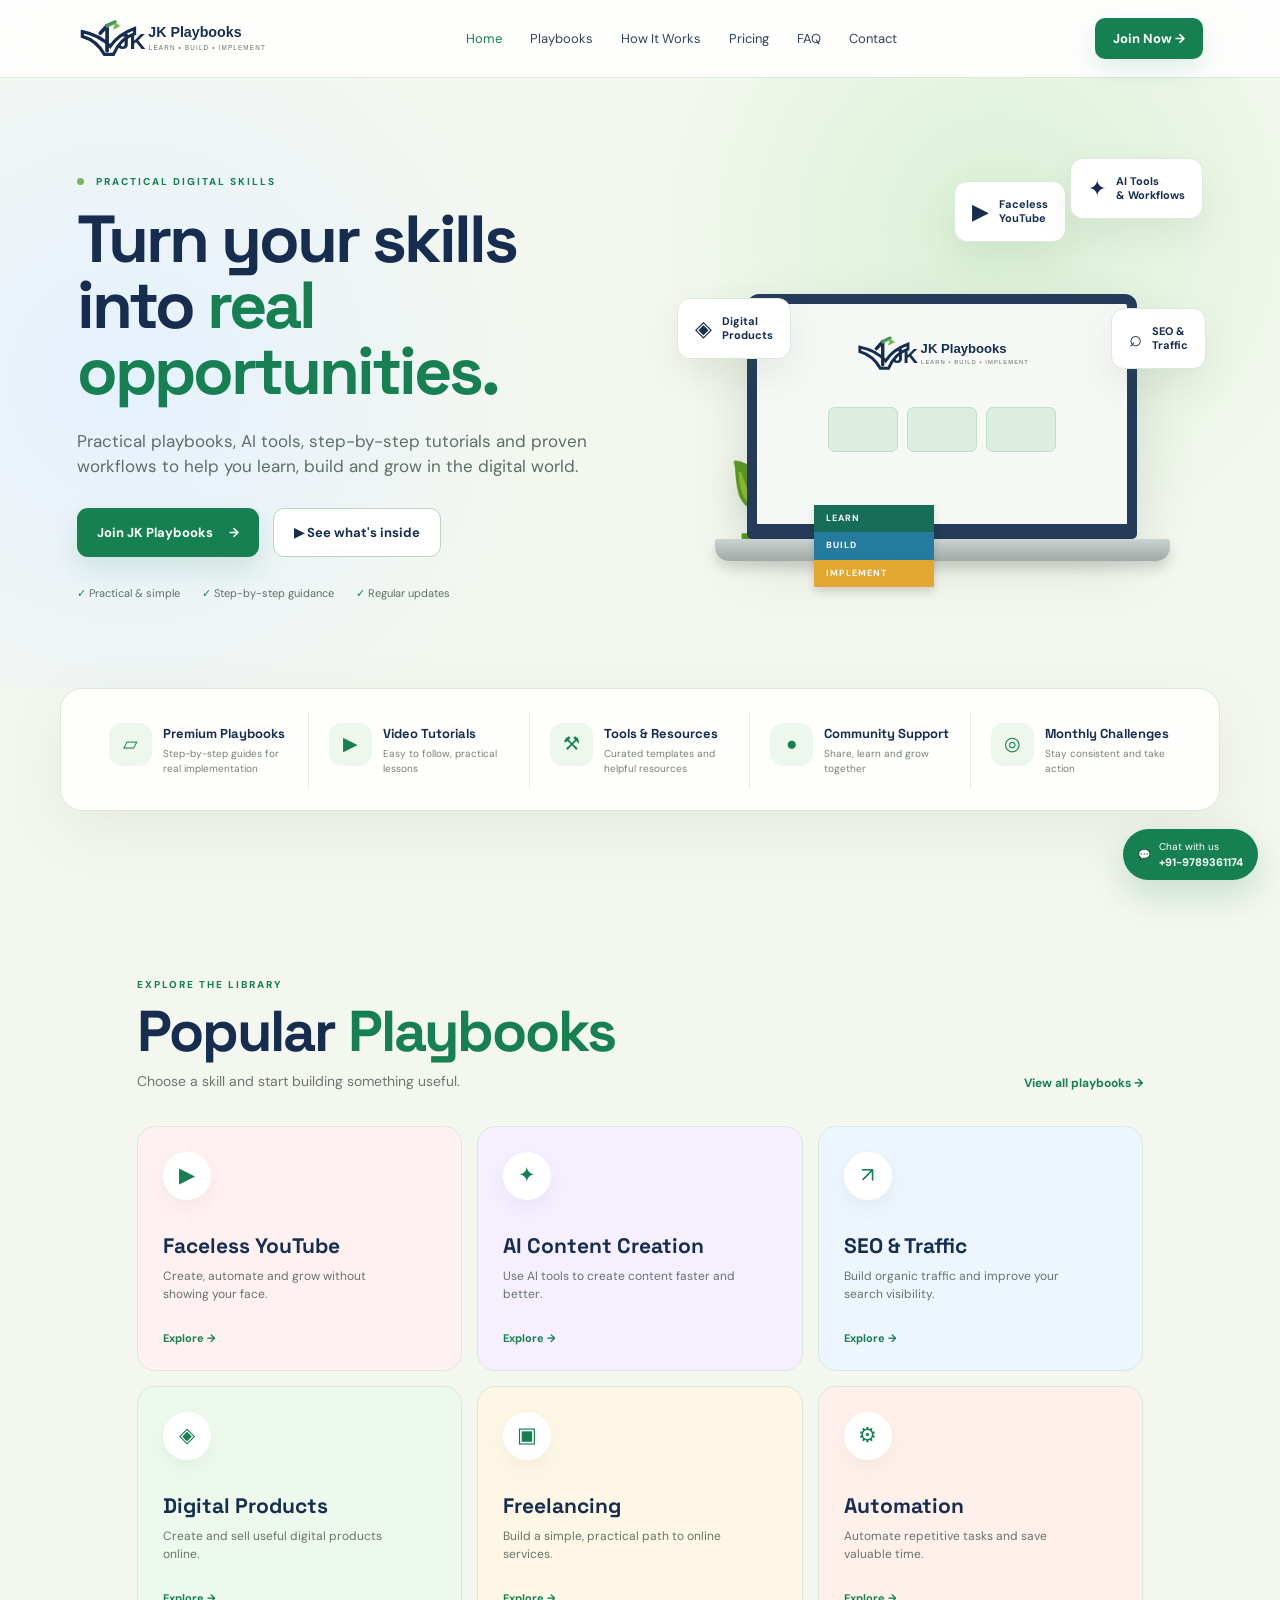
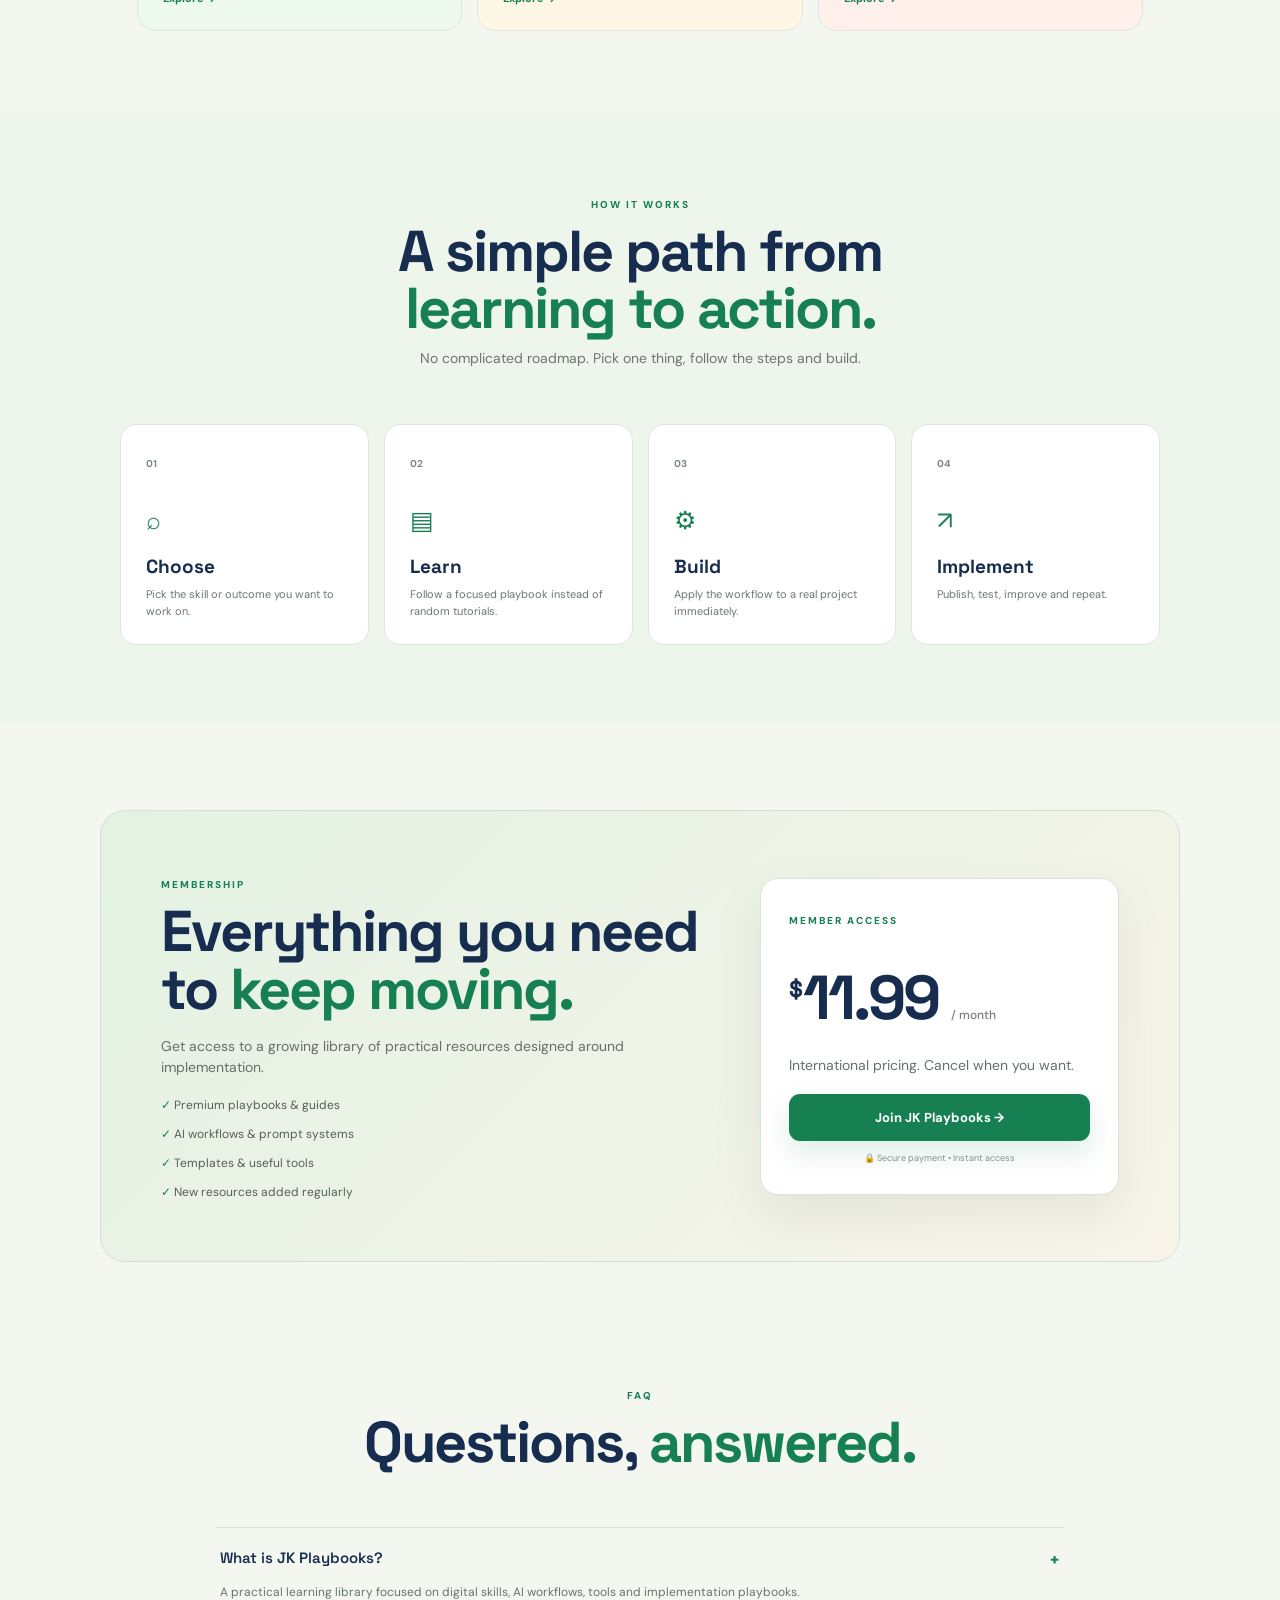
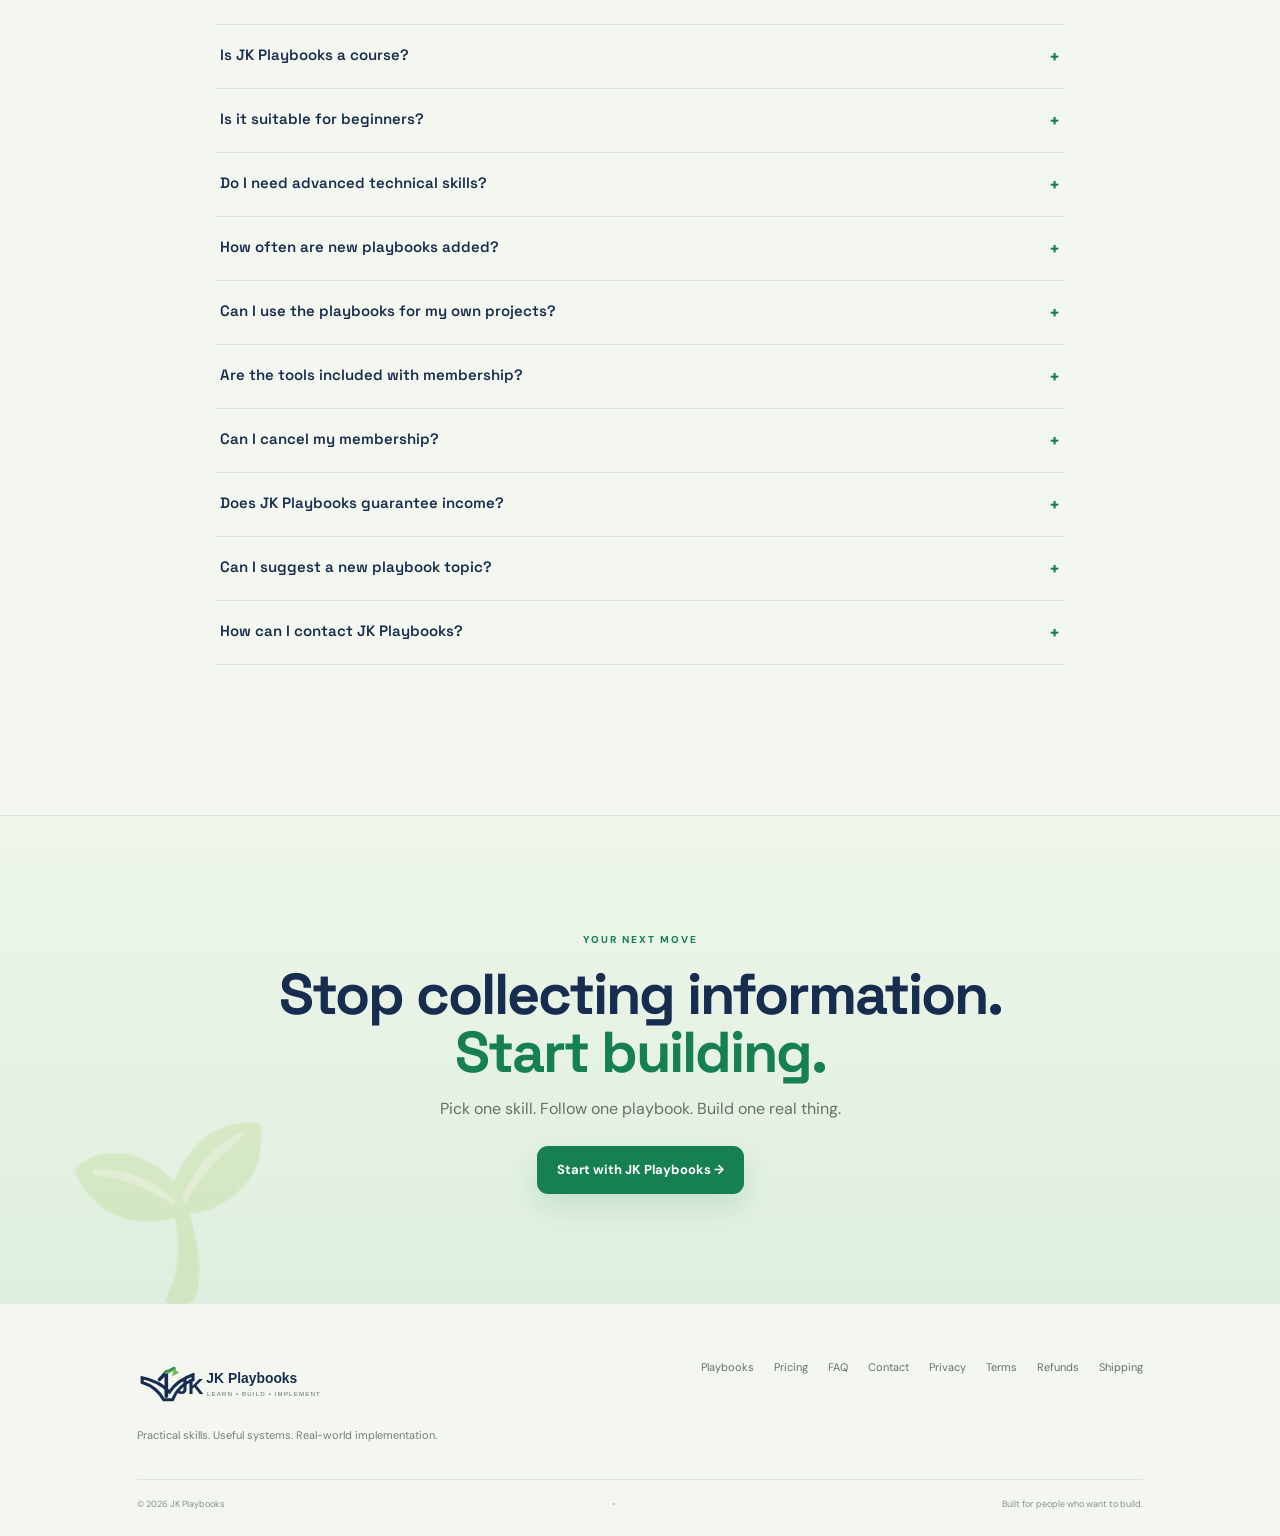
<file: index.html>
<!doctype html>
<html lang="en">
<head>
<meta charset="utf-8"><meta name="viewport" content="width=device-width,initial-scale=1">
<meta name="description" content="JK Playbooks — practical playbooks, AI tools and workflows to learn, build and implement digital skills.">
<title>JK Playbooks — Learn • Build • Implement</title>
<link rel="preconnect" href="https://fonts.googleapis.com"><link rel="preconnect" href="https://fonts.gstatic.com" crossorigin>
<link href="https://fonts.googleapis.com/css2?family=DM+Sans:wght@400;500;600;700&family=Space+Grotesk:wght@500;600;700&display=swap" rel="stylesheet">
<link rel="stylesheet" href="style.css">
</head>
<body>
<header class="nav">
  <a class="logo-link" href="#"><img src="logo.svg" alt="JK Playbooks"></a>
  <nav><a class="active" href="#">Home</a><a href="#playbooks">Playbooks</a><a href="#how">How It Works</a><a href="#membership">Pricing</a><a href="#faq">FAQ</a><a href="contact.html">Contact</a></nav>
  <a class="nav-btn" href="#membership">Join Now <span>→</span></a>
  <button class="menu" aria-label="Menu">☰</button>
</header>

<main>
<section class="hero">
  <div class="hero-bg"></div>
  <div class="hero-copy">
    <div class="eyebrow"><span></span> PRACTICAL DIGITAL SKILLS</div>
    <h1>Turn your skills into <strong>real opportunities.</strong></h1>
    <p>Practical playbooks, AI tools, step-by-step tutorials and proven workflows to help you learn, build and grow in the digital world.</p>
    <div class="hero-buttons"><a class="btn primary" href="#membership">Join JK Playbooks <b>→</b></a><a class="btn secondary" href="#playbooks">▶ See what's inside</a></div>
    <div class="hero-points"><span>✓ Practical & simple</span><span>✓ Step-by-step guidance</span><span>✓ Regular updates</span></div>
  </div>
  <div class="hero-art">
    <div class="topic t1">▶ <b>Faceless<br>YouTube</b></div>
    <div class="topic t2">✦ <b>AI Tools<br>& Workflows</b></div>
    <div class="topic t3">⌕ <b>SEO &<br>Traffic</b></div>
    <div class="topic t4">◈ <b>Digital<br>Products</b></div>
    <div class="laptop"><div class="screen"><div class="screen-logo"><img src="logo.svg" alt=""></div><div class="screen-cards"><i></i><i></i><i></i></div></div><div class="base"></div></div>
    <div class="plant">🌿</div><div class="books"><b>LEARN</b><b>BUILD</b><b>IMPLEMENT</b></div>
  </div>
</section>

<section class="benefits">
  <div><i>▱</i><h3>Premium Playbooks</h3><p>Step-by-step guides for real implementation</p></div>
  <div><i>▶</i><h3>Video Tutorials</h3><p>Easy to follow, practical lessons</p></div>
  <div><i>⚒</i><h3>Tools & Resources</h3><p>Curated templates and helpful resources</p></div>
  <div><i>●</i><h3>Community Support</h3><p>Share, learn and grow together</p></div>
  <div><i>◎</i><h3>Monthly Challenges</h3><p>Stay consistent and take action</p></div>
</section>

<section class="section" id="playbooks">
  <div class="section-title"><div><small>EXPLORE THE LIBRARY</small><h2>Popular <span>Playbooks</span></h2><p>Choose a skill and start building something useful.</p></div><a href="#membership">View all playbooks →</a></div>
  <div class="cards">
    <article class="card pink"><div class="circle">▶</div><h3>Faceless YouTube</h3><p>Create, automate and grow without showing your face.</p><b>Explore →</b></article>
    <article class="card purple"><div class="circle">✦</div><h3>AI Content Creation</h3><p>Use AI tools to create content faster and better.</p><b>Explore →</b></article>
    <article class="card blue"><div class="circle">↗</div><h3>SEO & Traffic</h3><p>Build organic traffic and improve your search visibility.</p><b>Explore →</b></article>
    <article class="card green"><div class="circle">◈</div><h3>Digital Products</h3><p>Create and sell useful digital products online.</p><b>Explore →</b></article>
    <article class="card yellow"><div class="circle">▣</div><h3>Freelancing</h3><p>Build a simple, practical path to online services.</p><b>Explore →</b></article>
    <article class="card coral"><div class="circle">⚙</div><h3>Automation</h3><p>Automate repetitive tasks and save valuable time.</p><b>Explore →</b></article>
  </div>
</section>

<section class="how section" id="how">
  <div class="center-title"><small>HOW IT WORKS</small><h2>A simple path from <span>learning to action.</span></h2><p>No complicated roadmap. Pick one thing, follow the steps and build.</p></div>
  <div class="steps"><div><strong>01</strong><i>⌕</i><h3>Choose</h3><p>Pick the skill or outcome you want to work on.</p></div><div><strong>02</strong><i>▤</i><h3>Learn</h3><p>Follow a focused playbook instead of random tutorials.</p></div><div><strong>03</strong><i>⚙</i><h3>Build</h3><p>Apply the workflow to a real project immediately.</p></div><div><strong>04</strong><i>↗</i><h3>Implement</h3><p>Publish, test, improve and repeat.</p></div></div>
</section>

<section class="membership" id="membership">
  <div><small>MEMBERSHIP</small><h2>Everything you need to <span>keep moving.</span></h2><p>Get access to a growing library of practical resources designed around implementation.</p>
  <ul><li>✓ Premium playbooks & guides</li><li>✓ AI workflows & prompt systems</li><li>✓ Templates & useful tools</li><li>✓ New resources added regularly</li></ul></div>
  <div class="price"><small>MEMBER ACCESS</small><h3><sup>$</sup>11.99 <em>/ month</em></h3><p>International pricing. Cancel when you want.</p><a class="btn primary" href="https://jkplaybooks.gumroad.com/l/premium" target="_blank" rel="noopener">Join JK Playbooks →</a><label>🔒 Secure payment • Instant access</label></div>
</section>

<section class="faq section" id="faq">
  <div class="center-title"><small>FAQ</small><h2>Questions, <span>answered.</span></h2></div>
  <div class="faq-list">
    <details open><summary>What is JK Playbooks?<b>+</b></summary><p>A practical learning library focused on digital skills, AI workflows, tools and implementation playbooks.</p></details>
    <details><summary>Is JK Playbooks a course?<b>+</b></summary><p>It is designed as a growing library of focused playbooks, tutorials, resources and workflows rather than one long course.</p></details>
    <details><summary>Is it suitable for beginners?<b>+</b></summary><p>Many resources are beginner-friendly. Advanced topics may require some familiarity with the relevant tools.</p></details>
    <details><summary>Do I need advanced technical skills?<b>+</b></summary><p>No. The focus is on practical steps. Any advanced requirements will be stated in the relevant resource.</p></details>
    <details><summary>How often are new playbooks added?<b>+</b></summary><p>New resources can be added regularly as new tools, workflows and practical topics are developed.</p></details>
    <details><summary>Can I use the playbooks for my own projects?<b>+</b></summary><p>Yes, subject to the applicable terms and any license restrictions for individual resources.</p></details>
    <details><summary>Are the tools included with membership?<b>+</b></summary><p>Membership includes JK Playbooks resources and recommendations. Some third-party tools may have separate pricing.</p></details>
    <details><summary>Can I cancel my membership?<b>+</b></summary><p>Cancellation can be handled through the payment or membership system used for your subscription. Check the applicable billing terms.</p></details>
    <details><summary>Does JK Playbooks guarantee income?<b>+</b></summary><p>No. JK Playbooks provides educational resources. Results depend on execution, experience, market conditions and other factors.</p></details>
    <details><summary>Can I suggest a new playbook topic?<b>+</b></summary><p>Yes. Send your suggestion through WhatsApp or email and we can consider it for the library.</p></details>
    <details><summary>How can I contact JK Playbooks?<b>+</b></summary><p>WhatsApp: +91-9789361174 • Email: jkplaybooks@gmail.com</p></details>
  </div>
</section>

<section class="final"><div class="leaf">🌱</div><small>YOUR NEXT MOVE</small><h2>Stop collecting information.<br><span>Start building.</span></h2><p>Pick one skill. Follow one playbook. Build one real thing.</p><a class="btn primary" href="#membership">Start with JK Playbooks →</a></section>
</main>

<div class="whatsapp"><a href="https://wa.me/919789361174" target="_blank" rel="noopener">💬 <span>Chat with us<br><b>+91-9789361174</b></span></a></div>
<footer><div><img src="logo.svg" alt="JK Playbooks"><p>Practical skills. Useful systems. Real-world implementation.</p></div><div class="footlinks"><a href="#playbooks">Playbooks</a><a href="#membership">Pricing</a><a href="#faq">FAQ</a><a href="contact.html">Contact</a><a href="privacy.html">Privacy</a><a href="terms.html">Terms</a><a href="refund.html">Refunds</a><a href="shipping.html">Shipping</a></div><div class="copyright">© 2026 JK Playbooks <span>•</span> Built for people who want to build.</div></footer>
<script src="script.js"></script>
</body></html>
</file>
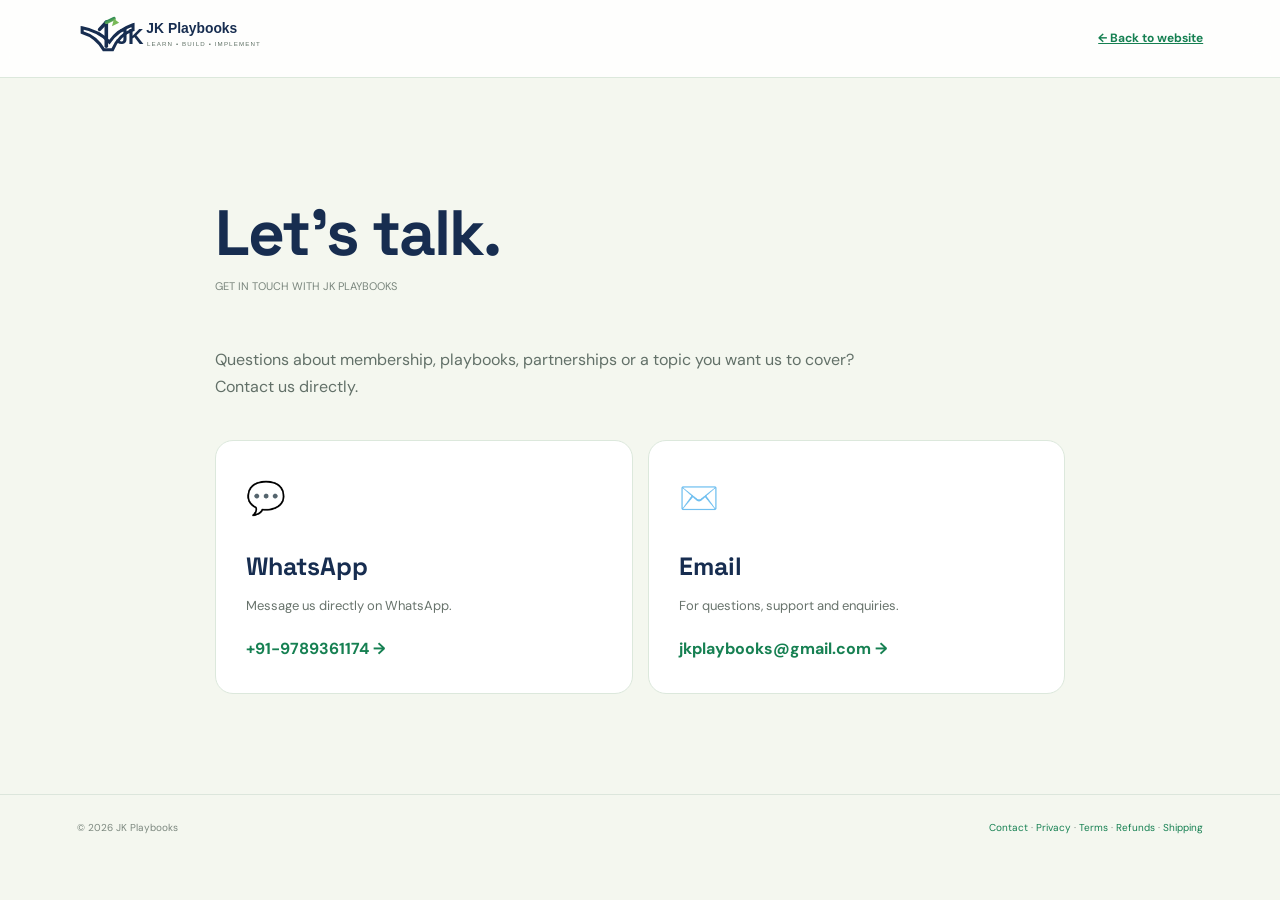
<file: contact.html>
<!doctype html><html lang="en"><head><meta charset="utf-8"><meta name="viewport" content="width=device-width,initial-scale=1"><title>Contact — JK Playbooks</title><link rel="preconnect" href="https://fonts.googleapis.com"><link rel="preconnect" href="https://fonts.gstatic.com" crossorigin><link href="https://fonts.googleapis.com/css2?family=DM+Sans:wght@400;500;600;700&family=Space+Grotesk:wght@500;600;700&display=swap" rel="stylesheet"><link rel="stylesheet" href="legal.css"></head><body><header class="legal-nav"><a href="index.html"><img src="logo.svg" alt="JK Playbooks"></a><a class="back" href="index.html">← Back to website</a></header><main class="legal"><h1>Let's talk.</h1><div class="date">GET IN TOUCH WITH JK PLAYBOOKS</div><p style="color:#627068;font-size:16px;max-width:650px">Questions about membership, playbooks, partnerships or a topic you want us to cover? Contact us directly.</p>
<div class="contact-grid"><a class="contact-card" href="https://wa.me/919789361174" target="_blank" rel="noopener"><i>💬</i><h2>WhatsApp</h2><p>Message us directly on WhatsApp.</p><b>+91-9789361174 →</b></a><a class="contact-card" href="mailto:jkplaybooks@gmail.com"><i>✉️</i><h2>Email</h2><p>For questions, support and enquiries.</p><b>jkplaybooks@gmail.com →</b></a></div></main><footer class="legal-footer"><span>© 2026 JK Playbooks</span><span><a href="contact.html">Contact</a> · <a href="privacy.html">Privacy</a> · <a href="terms.html">Terms</a> · <a href="refund.html">Refunds</a> · <a href="shipping.html">Shipping</a></span></footer></body></html>
</file>
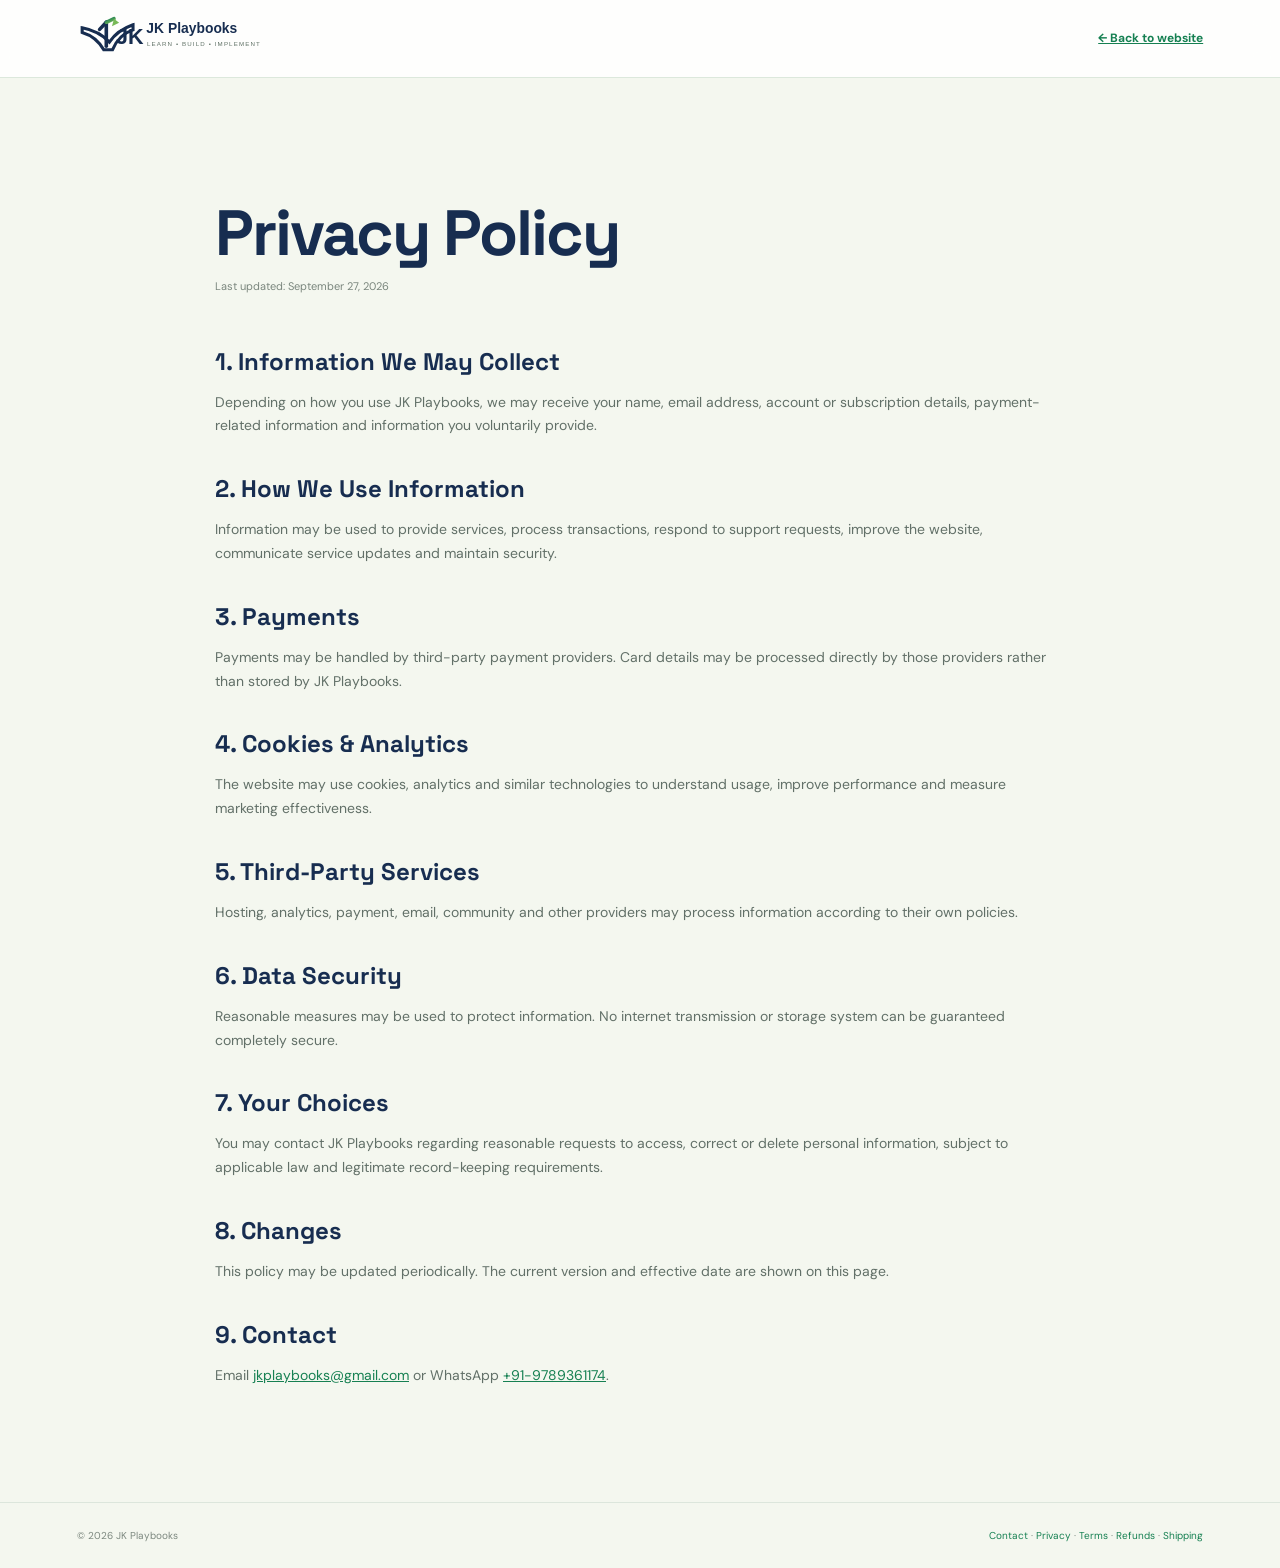
<file: privacy.html>
<!doctype html><html lang="en"><head><meta charset="utf-8"><meta name="viewport" content="width=device-width,initial-scale=1"><title>Privacy Policy — JK Playbooks</title><link rel="preconnect" href="https://fonts.googleapis.com"><link rel="preconnect" href="https://fonts.gstatic.com" crossorigin><link href="https://fonts.googleapis.com/css2?family=DM+Sans:wght@400;500;600;700&family=Space+Grotesk:wght@500;600;700&display=swap" rel="stylesheet"><link rel="stylesheet" href="legal.css"></head><body><header class="legal-nav"><a href="index.html"><img src="logo.svg" alt="JK Playbooks"></a><a class="back" href="index.html">← Back to website</a></header><main class="legal"><h1>Privacy Policy</h1><div class="date">Last updated: September 27, 2026</div>
<h2>1. Information We May Collect</h2><p>Depending on how you use JK Playbooks, we may receive your name, email address, account or subscription details, payment-related information and information you voluntarily provide.</p>
<h2>2. How We Use Information</h2><p>Information may be used to provide services, process transactions, respond to support requests, improve the website, communicate service updates and maintain security.</p>
<h2>3. Payments</h2><p>Payments may be handled by third-party payment providers. Card details may be processed directly by those providers rather than stored by JK Playbooks.</p>
<h2>4. Cookies & Analytics</h2><p>The website may use cookies, analytics and similar technologies to understand usage, improve performance and measure marketing effectiveness.</p>
<h2>5. Third-Party Services</h2><p>Hosting, analytics, payment, email, community and other providers may process information according to their own policies.</p>
<h2>6. Data Security</h2><p>Reasonable measures may be used to protect information. No internet transmission or storage system can be guaranteed completely secure.</p>
<h2>7. Your Choices</h2><p>You may contact JK Playbooks regarding reasonable requests to access, correct or delete personal information, subject to applicable law and legitimate record-keeping requirements.</p>
<h2>8. Changes</h2><p>This policy may be updated periodically. The current version and effective date are shown on this page.</p>
<h2>9. Contact</h2><p>Email <a href="mailto:jkplaybooks@gmail.com">jkplaybooks@gmail.com</a> or WhatsApp <a href="https://wa.me/919789361174">+91-9789361174</a>.</p></main><footer class="legal-footer"><span>© 2026 JK Playbooks</span><span><a href="contact.html">Contact</a> · <a href="privacy.html">Privacy</a> · <a href="terms.html">Terms</a> · <a href="refund.html">Refunds</a> · <a href="shipping.html">Shipping</a></span></footer></body></html>
</file>
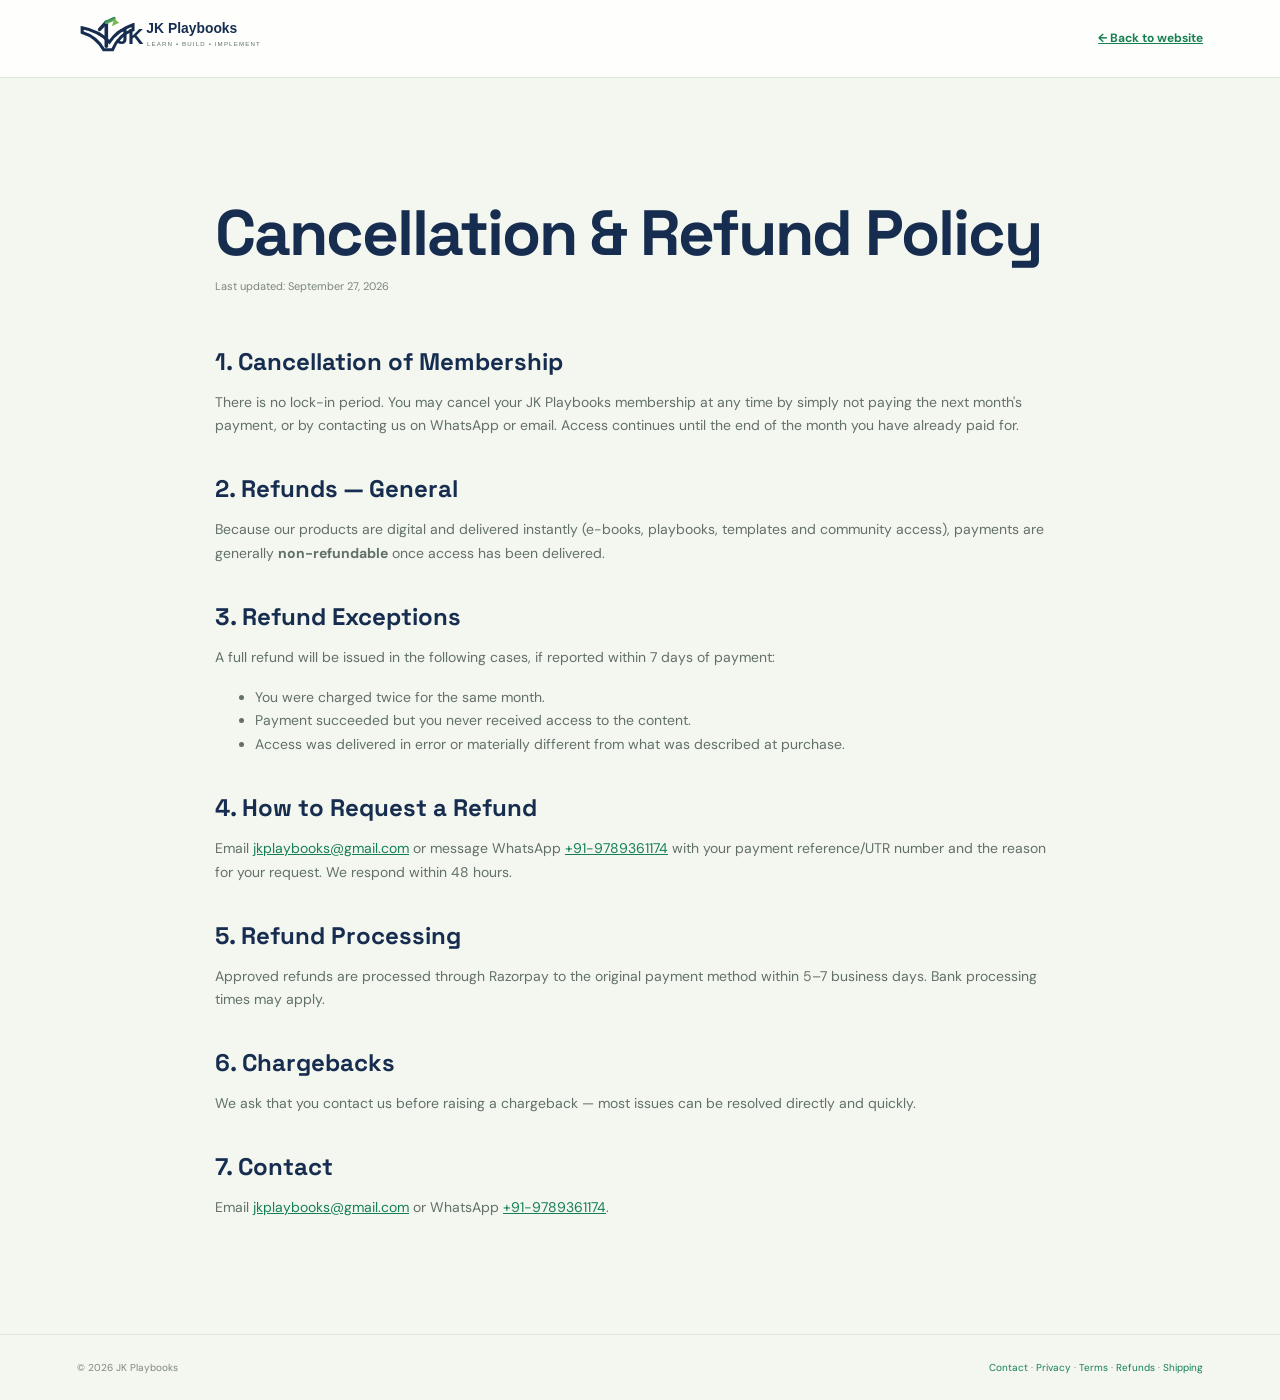
<file: refund.html>
<!doctype html><html lang="en"><head><meta charset="utf-8"><meta name="viewport" content="width=device-width,initial-scale=1"><title>Cancellation & Refund Policy — JK Playbooks</title><link rel="preconnect" href="https://fonts.googleapis.com"><link rel="preconnect" href="https://fonts.gstatic.com" crossorigin><link href="https://fonts.googleapis.com/css2?family=DM+Sans:wght@400;500;600;700&family=Space+Grotesk:wght@500;600;700&display=swap" rel="stylesheet"><link rel="stylesheet" href="legal.css"></head><body><header class="legal-nav"><a href="index.html"><img src="logo.svg" alt="JK Playbooks"></a><a class="back" href="index.html">← Back to website</a></header><main class="legal"><h1>Cancellation &amp; Refund Policy</h1><div class="date">Last updated: September 27, 2026</div>
<h2>1. Cancellation of Membership</h2><p>There is no lock-in period. You may cancel your JK Playbooks membership at any time by simply not paying the next month's payment, or by contacting us on WhatsApp or email. Access continues until the end of the month you have already paid for.</p>
<h2>2. Refunds — General</h2><p>Because our products are digital and delivered instantly (e-books, playbooks, templates and community access), payments are generally <b>non-refundable</b> once access has been delivered.</p>
<h2>3. Refund Exceptions</h2><p>A full refund will be issued in the following cases, if reported within 7 days of payment:</p><ul><li>You were charged twice for the same month.</li><li>Payment succeeded but you never received access to the content.</li><li>Access was delivered in error or materially different from what was described at purchase.</li></ul>
<h2>4. How to Request a Refund</h2><p>Email <a href="mailto:jkplaybooks@gmail.com">jkplaybooks@gmail.com</a> or message WhatsApp <a href="https://wa.me/919789361174">+91-9789361174</a> with your payment reference/UTR number and the reason for your request. We respond within 48 hours.</p>
<h2>5. Refund Processing</h2><p>Approved refunds are processed through Razorpay to the original payment method within 5–7 business days. Bank processing times may apply.</p>
<h2>6. Chargebacks</h2><p>We ask that you contact us before raising a chargeback — most issues can be resolved directly and quickly.</p>
<h2>7. Contact</h2><p>Email <a href="mailto:jkplaybooks@gmail.com">jkplaybooks@gmail.com</a> or WhatsApp <a href="https://wa.me/919789361174">+91-9789361174</a>.</p></main><footer class="legal-footer"><span>© 2026 JK Playbooks</span><span><a href="contact.html">Contact</a> · <a href="privacy.html">Privacy</a> · <a href="terms.html">Terms</a> · <a href="refund.html">Refunds</a> · <a href="shipping.html">Shipping</a></span></footer></body></html>
</file>
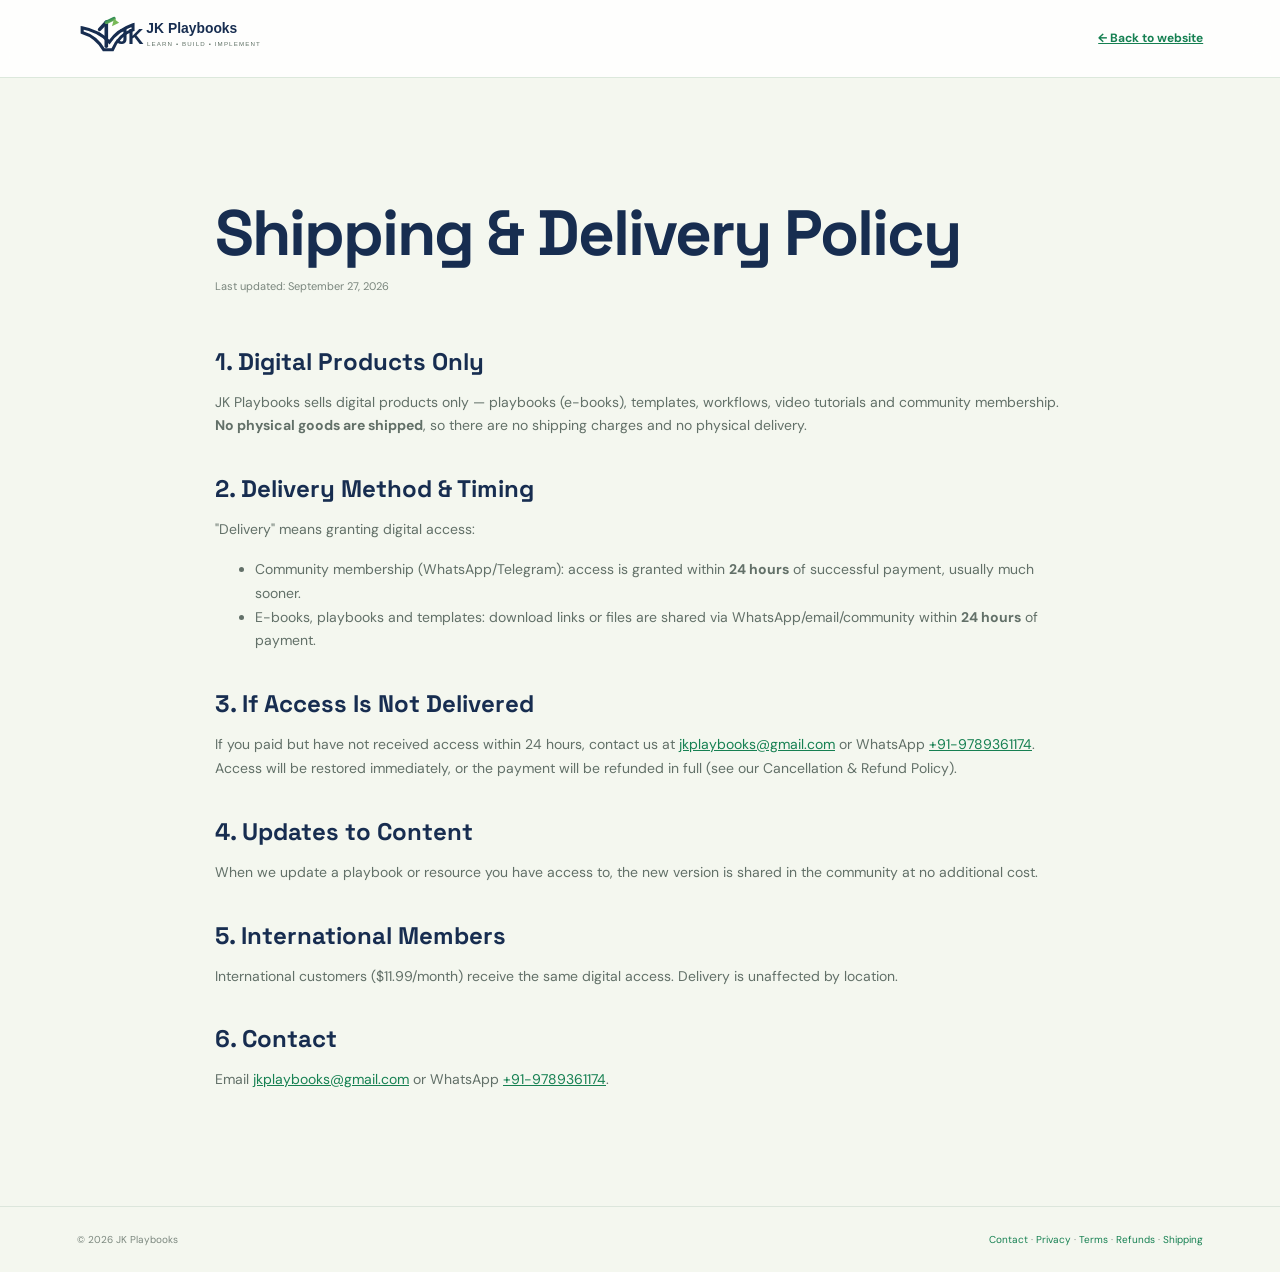
<file: shipping.html>
<!doctype html><html lang="en"><head><meta charset="utf-8"><meta name="viewport" content="width=device-width,initial-scale=1"><title>Shipping & Delivery Policy — JK Playbooks</title><link rel="preconnect" href="https://fonts.googleapis.com"><link rel="preconnect" href="https://fonts.gstatic.com" crossorigin><link href="https://fonts.googleapis.com/css2?family=DM+Sans:wght@400;500;600;700&family=Space+Grotesk:wght@500;600;700&display=swap" rel="stylesheet"><link rel="stylesheet" href="legal.css"></head><body><header class="legal-nav"><a href="index.html"><img src="logo.svg" alt="JK Playbooks"></a><a class="back" href="index.html">← Back to website</a></header><main class="legal"><h1>Shipping &amp; Delivery Policy</h1><div class="date">Last updated: September 27, 2026</div>
<h2>1. Digital Products Only</h2><p>JK Playbooks sells digital products only — playbooks (e-books), templates, workflows, video tutorials and community membership. <b>No physical goods are shipped</b>, so there are no shipping charges and no physical delivery.</p>
<h2>2. Delivery Method &amp; Timing</h2><p>"Delivery" means granting digital access:</p><ul><li>Community membership (WhatsApp/Telegram): access is granted within <b>24 hours</b> of successful payment, usually much sooner.</li><li>E-books, playbooks and templates: download links or files are shared via WhatsApp/email/community within <b>24 hours</b> of payment.</li></ul>
<h2>3. If Access Is Not Delivered</h2><p>If you paid but have not received access within 24 hours, contact us at <a href="mailto:jkplaybooks@gmail.com">jkplaybooks@gmail.com</a> or WhatsApp <a href="https://wa.me/919789361174">+91-9789361174</a>. Access will be restored immediately, or the payment will be refunded in full (see our Cancellation &amp; Refund Policy).</p>
<h2>4. Updates to Content</h2><p>When we update a playbook or resource you have access to, the new version is shared in the community at no additional cost.</p>
<h2>5. International Members</h2><p>International customers ($11.99/month) receive the same digital access. Delivery is unaffected by location.</p>
<h2>6. Contact</h2><p>Email <a href="mailto:jkplaybooks@gmail.com">jkplaybooks@gmail.com</a> or WhatsApp <a href="https://wa.me/919789361174">+91-9789361174</a>.</p></main><footer class="legal-footer"><span>© 2026 JK Playbooks</span><span><a href="contact.html">Contact</a> · <a href="privacy.html">Privacy</a> · <a href="terms.html">Terms</a> · <a href="refund.html">Refunds</a> · <a href="shipping.html">Shipping</a></span></footer></body></html>
</file>
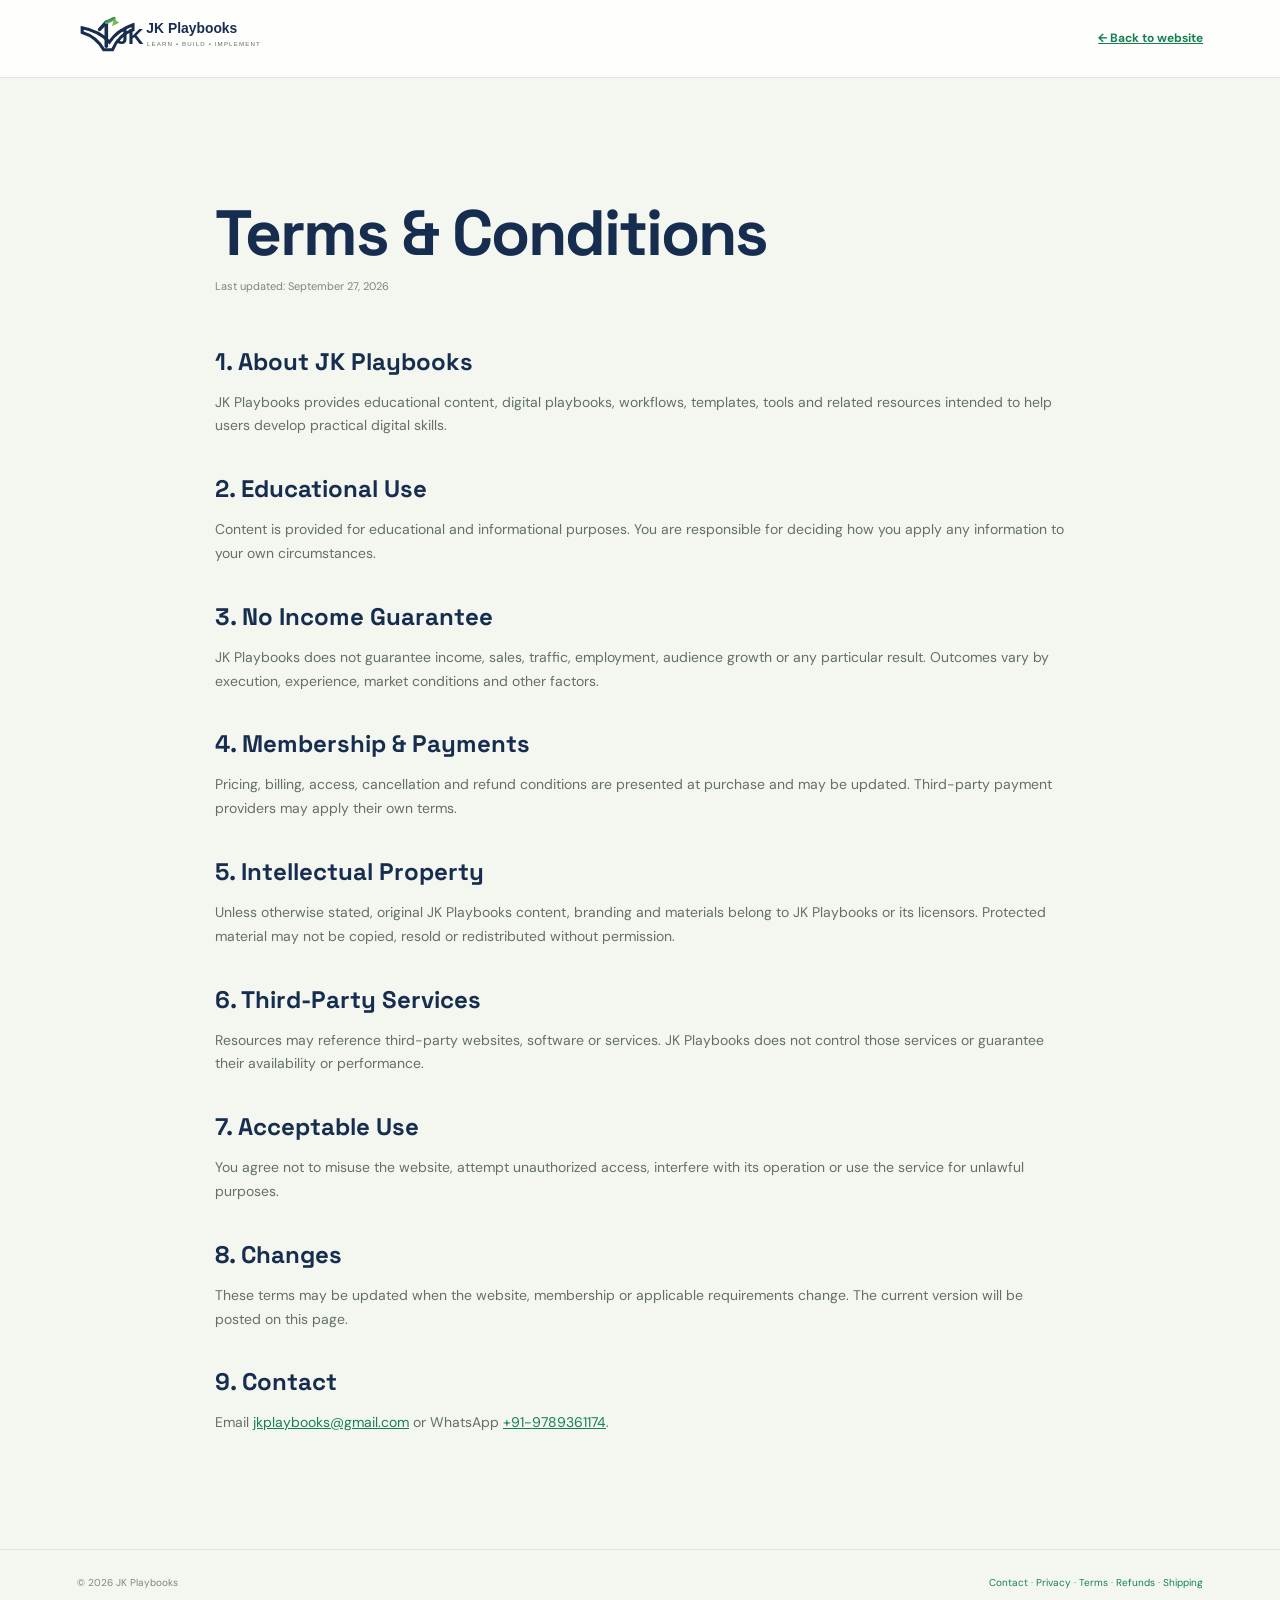
<file: terms.html>
<!doctype html><html lang="en"><head><meta charset="utf-8"><meta name="viewport" content="width=device-width,initial-scale=1"><title>Terms & Conditions — JK Playbooks</title><link rel="preconnect" href="https://fonts.googleapis.com"><link rel="preconnect" href="https://fonts.gstatic.com" crossorigin><link href="https://fonts.googleapis.com/css2?family=DM+Sans:wght@400;500;600;700&family=Space+Grotesk:wght@500;600;700&display=swap" rel="stylesheet"><link rel="stylesheet" href="legal.css"></head><body><header class="legal-nav"><a href="index.html"><img src="logo.svg" alt="JK Playbooks"></a><a class="back" href="index.html">← Back to website</a></header><main class="legal"><h1>Terms & Conditions</h1><div class="date">Last updated: September 27, 2026</div>
<h2>1. About JK Playbooks</h2><p>JK Playbooks provides educational content, digital playbooks, workflows, templates, tools and related resources intended to help users develop practical digital skills.</p>
<h2>2. Educational Use</h2><p>Content is provided for educational and informational purposes. You are responsible for deciding how you apply any information to your own circumstances.</p>
<h2>3. No Income Guarantee</h2><p>JK Playbooks does not guarantee income, sales, traffic, employment, audience growth or any particular result. Outcomes vary by execution, experience, market conditions and other factors.</p>
<h2>4. Membership & Payments</h2><p>Pricing, billing, access, cancellation and refund conditions are presented at purchase and may be updated. Third-party payment providers may apply their own terms.</p>
<h2>5. Intellectual Property</h2><p>Unless otherwise stated, original JK Playbooks content, branding and materials belong to JK Playbooks or its licensors. Protected material may not be copied, resold or redistributed without permission.</p>
<h2>6. Third-Party Services</h2><p>Resources may reference third-party websites, software or services. JK Playbooks does not control those services or guarantee their availability or performance.</p>
<h2>7. Acceptable Use</h2><p>You agree not to misuse the website, attempt unauthorized access, interfere with its operation or use the service for unlawful purposes.</p>
<h2>8. Changes</h2><p>These terms may be updated when the website, membership or applicable requirements change. The current version will be posted on this page.</p>
<h2>9. Contact</h2><p>Email <a href="mailto:jkplaybooks@gmail.com">jkplaybooks@gmail.com</a> or WhatsApp <a href="https://wa.me/919789361174">+91-9789361174</a>.</p></main><footer class="legal-footer"><span>© 2026 JK Playbooks</span><span><a href="contact.html">Contact</a> · <a href="privacy.html">Privacy</a> · <a href="terms.html">Terms</a> · <a href="refund.html">Refunds</a> · <a href="shipping.html">Shipping</a></span></footer></body></html>
</file>
<file: style.css>
*{box-sizing:border-box;margin:0;padding:0}html{scroll-behavior:smooth}body{background:#f4f7ef;color:#172d50;font-family:"DM Sans",sans-serif;line-height:1.5;overflow-x:hidden}a{color:inherit;text-decoration:none}.nav{height:78px;padding:0 6%;display:flex;align-items:center;justify-content:space-between;background:rgba(255,255,255,.84);backdrop-filter:blur(18px);border-bottom:1px solid #dce8dc;position:sticky;top:0;z-index:20}.logo-link img{width:190px;height:auto;display:block}.nav nav{display:flex;gap:28px;font-size:13px;color:#34445b}.nav nav a:hover,.nav nav .active{color:#168052}.nav-btn{background:#168052;color:white;padding:11px 18px;border-radius:10px;font-weight:700;font-size:13px;box-shadow:0 10px 25px #16805222}.menu{display:none;border:0;background:none;font-size:23px;color:#172d50}.hero{min-height:610px;max-width:1280px;margin:auto;padding:75px 6% 65px;display:grid;grid-template-columns:1fr 1fr;align-items:center;position:relative;gap:30px}.hero-bg{position:absolute;inset:0;background:radial-gradient(circle at 78% 25%,#d9f1d5 0,transparent 32%),radial-gradient(circle at 10% 50%,#e5f1ff 0,transparent 35%);z-index:-1}.hero-copy{position:relative;z-index:2}.eyebrow{font-size:10px;font-weight:800;letter-spacing:2px;color:#168052;margin-bottom:18px}.eyebrow span{display:inline-block;width:7px;height:7px;border-radius:50%;background:#72b85d;margin-right:8px}.hero h1{font:700 clamp(47px,5.2vw,74px)/.99 "Space Grotesk";letter-spacing:-3px;max-width:680px}.hero h1 strong{color:#168052}.hero-copy>p{font-size:17px;color:#5e6d67;max-width:620px;margin:24px 0 28px}.hero-buttons{display:flex;gap:14px;flex-wrap:wrap}.btn{display:inline-flex;align-items:center;justify-content:center;gap:16px;padding:14px 20px;border-radius:11px;font-size:13px;font-weight:700;transition:.25s}.btn.primary{background:#168052;color:#fff;box-shadow:0 12px 28px #16805224}.btn.primary:hover{transform:translateY(-3px);background:#126d47}.btn.secondary{background:#fff;border:1px solid #bed3c2;color:#172d50}.btn.secondary:hover{transform:translateY(-3px);border-color:#168052}.hero-points{display:flex;gap:22px;flex-wrap:wrap;margin-top:28px;color:#5f7067;font-size:11px}.hero-points span:first-letter{color:#168052}.hero-art{height:470px;position:relative;display:grid;place-items:center}.laptop{position:absolute;width:390px;bottom:62px;right:12%;z-index:2}.screen{height:245px;border:10px solid #243c59;border-bottom-width:15px;background:#f5f8f5;border-radius:12px 12px 5px 5px;box-shadow:0 25px 55px #45604a2c;display:flex;flex-direction:column;align-items:center;padding:25px}.screen-logo img{width:175px}.screen-cards{display:flex;gap:9px;margin-top:22px}.screen-cards i{width:70px;height:45px;border-radius:7px;background:#dbeee0;border:1px solid #c2ddc8}.base{width:455px;height:22px;background:linear-gradient(#cbd3d2,#9fa9a5);margin-left:-32px;border-radius:3px 3px 14px 14px;box-shadow:0 8px 12px #0002}.topic{position:absolute;z-index:4;background:#fff;border:1px solid #dce8dc;border-radius:13px;padding:13px 17px;display:flex;align-items:center;gap:10px;box-shadow:0 15px 35px #52604a18;font-size:22px}.topic b{font-size:11px;line-height:1.2}.t1{top:28px;right:25%}.t1:first-letter{color:#ef4b50}.t2{top:5px;right:0}.t3{right:-3px;top:155px}.t4{left:4%;top:145px}.plant{position:absolute;font-size:90px;left:13%;bottom:62px;filter:drop-shadow(0 10px 12px #3f7b3c25)}.books{position:absolute;bottom:36px;left:29%;z-index:3;display:flex;flex-direction:column}.books b{width:120px;padding:7px 12px;color:#fff;font-size:9px;letter-spacing:1px;box-shadow:0 5px 10px #0002}.books b:nth-child(1){background:#176e58}.books b:nth-child(2){background:#247b9e}.books b:nth-child(3){background:#e3a62e}.benefits{max-width:1160px;margin:0 auto 80px;padding:22px 28px;background:rgba(255,255,255,.9);border:1px solid #dce8dc;border-radius:22px;display:grid;grid-template-columns:repeat(5,1fr);box-shadow:0 20px 60px #5b705018}.benefits div{padding:12px 20px;border-right:1px solid #e4ebe3}.benefits div:last-child{border:0}.benefits i{display:inline-grid;place-items:center;width:43px;height:43px;border-radius:13px;background:#edf7ed;color:#168052;font-style:normal;font-size:19px;float:left;margin-right:11px}.benefits h3{font:700 13px "Space Grotesk";padding-top:2px}.benefits p{font-size:10px;color:#758078;margin-top:4px}.section{max-width:1160px;margin:auto;padding:80px 6%}.section-title{display:flex;justify-content:space-between;align-items:end;margin-bottom:34px}.section-title small,.center-title small,.final small,.membership>div>small{font-size:10px;letter-spacing:2px;color:#168052;font-weight:800}.section-title h2,.center-title h2,.membership h2,.final h2{font:700 clamp(38px,4.5vw,58px)/1 "Space Grotesk";letter-spacing:-2px;margin-top:8px}.section-title h2 span,.center-title h2 span,.membership h2 span,.final h2 span{color:#168052}.section-title p,.center-title p{font-size:14px;color:#6c7770;margin-top:10px}.section-title>a{color:#168052;font-size:12px;font-weight:700}.cards{display:grid;grid-template-columns:repeat(3,1fr);gap:15px}.card{min-height:245px;border-radius:18px;padding:25px;border:1px solid #dce8dc;position:relative;overflow:hidden;transition:.25s}.card:hover{transform:translateY(-5px);box-shadow:0 18px 35px #52604a18}.pink{background:#fff1f1}.purple{background:#f5efff}.blue{background:#edf5ff}.green{background:#eef9ee}.yellow{background:#fff7e6}.coral{background:#fff0ec}.circle{width:48px;height:48px;border-radius:50%;display:grid;place-items:center;background:#fff;color:#168052;font-size:21px;margin-bottom:32px;box-shadow:0 8px 20px #52604a10}.card h3{font:700 21px "Space Grotesk"}.card p{color:#66736b;font-size:12px;max-width:250px;margin-top:8px}.card>b{position:absolute;bottom:23px;color:#168052;font-size:11px}.how{background:#eef5ea;max-width:none;padding-left:calc((100% - 1040px)/2);padding-right:calc((100% - 1040px)/2)}.center-title{text-align:center;max-width:700px;margin:0 auto 55px}.steps{max-width:1040px;margin:auto;display:grid;grid-template-columns:repeat(4,1fr);gap:15px}.steps>div{background:#fff;border:1px solid #dce8dc;border-radius:16px;padding:25px;position:relative}.steps strong{font-size:10px;color:#7a887f}.steps i{display:block;color:#168052;font-style:normal;font-size:25px;margin:28px 0 15px}.steps h3{font:700 19px "Space Grotesk"}.steps p{color:#6b766f;font-size:11px;margin-top:7px}.membership{max-width:1080px;margin:85px auto;padding:60px;border-radius:25px;background:linear-gradient(135deg,#e3f2e3,#f8f4e9);border:1px solid #cfe1cf;display:grid;grid-template-columns:1.2fr .8fr;gap:60px}.membership h2{max-width:560px}.membership>div>p{color:#657168;font-size:14px;max-width:520px;margin:18px 0}.membership ul{list-style:none;color:#526159;font-size:12px;display:grid;gap:11px}.membership li:first-letter{color:#168052}.price{background:#fff;border:1px solid #d8e4d8;border-radius:18px;padding:28px;align-self:center;box-shadow:0 20px 50px #52604a18}.price>small{font-size:9px;color:#168052;font-weight:800;letter-spacing:1.5px}.price h3{font:700 62px "Space Grotesk";letter-spacing:-3px;margin:27px 0 5px}.price sup{font-size:23px;letter-spacing:0}.price em{font:500 12px "DM Sans";color:#758078;letter-spacing:0}.price p{font-size:11px;color:#6f7972;margin-bottom:22px}.price .btn{width:100%}.price label{display:block;text-align:center;font-size:9px;color:#879087;margin-top:11px}.faq{padding-top:35px}.faq-list{max-width:850px;margin:40px auto}.faq-list details{border-top:1px solid #d6e1d6;padding:20px 5px}.faq-list details:last-child{border-bottom:1px solid #d6e1d6}.faq-list summary{list-style:none;cursor:pointer;font:600 15px "Space Grotesk";display:flex;justify-content:space-between}.faq-list summary::-webkit-details-marker{display:none}.faq-list summary b{color:#168052;font-size:18px}.faq-list p{color:#68736c;font-size:12px;max-width:720px;padding:12px 0 3px}.final{margin-top:30px;padding:110px 20px;text-align:center;background:linear-gradient(180deg,#edf6e9,#dfeee0);border-top:1px solid #d5e3d4;position:relative;overflow:hidden}.final .leaf{position:absolute;font-size:170px;left:5%;bottom:-35px;opacity:.18}.final h2{margin:16px 0}.final p{color:#657168;margin-bottom:25px}.whatsapp{position:fixed;right:22px;bottom:20px;z-index:30}.whatsapp a{display:flex;align-items:center;gap:9px;background:#168052;color:#fff;padding:10px 15px;border-radius:35px;box-shadow:0 14px 35px #16805235;font-size:10px}.whatsapp b{font-size:11px}footer{max-width:1160px;margin:auto;padding:55px 6% 25px;display:grid;grid-template-columns:1fr 1fr;gap:35px}footer img{width:185px}footer p{font-size:11px;color:#718078;margin-top:10px}.footlinks{display:flex;justify-content:flex-end;align-items:start;gap:20px;flex-wrap:wrap;font-size:11px;color:#657168}.footlinks a:hover{color:#168052}.copyright{grid-column:1/-1;border-top:1px solid #dce6dc;padding-top:18px;font-size:9px;color:#879188;display:flex;justify-content:space-between}.copyright span{color:#b5c0b7}@media(max-width:900px){.nav nav,.nav-btn{display:none}.menu{display:block}.hero{grid-template-columns:1fr;padding-top:55px}.hero-art{height:430px}.benefits{grid-template-columns:repeat(2,1fr)}.benefits div:nth-child(2){border:0}.cards{grid-template-columns:1fr 1fr}.steps{grid-template-columns:1fr 1fr}.membership{margin-inline:20px;grid-template-columns:1fr;padding:45px 35px}.how{padding-left:6%;padding-right:6%}.footlinks{justify-content:flex-start}}@media(max-width:560px){.nav{padding:0 20px}.logo-link img{width:160px}.hero{padding:45px 20px}.hero h1{font-size:48px;letter-spacing:-2.5px}.hero-copy>p{font-size:15px}.hero-art{height:370px}.laptop{width:275px;right:8%;bottom:35px}.screen{height:180px;border-width:7px;padding:15px}.screen-logo img{width:125px}.screen-cards i{width:45px;height:30px}.base{width:315px;margin-left:-20px}.topic{padding:9px 11px;font-size:15px}.topic b{font-size:8px}.t1{top:15px;right:14%}.t2{top:0;right:-2px}.t3{right:-4px;top:120px}.t4{left:-4px;top:120px}.plant{font-size:55px;left:2%;bottom:30px}.books{left:22%;bottom:14px}.books b{width:90px;font-size:7px}.benefits{margin:0 15px 50px;grid-template-columns:1fr;padding:15px}.benefits div{border:0;border-bottom:1px solid #e4ebe3;padding:14px 8px}.section{padding:65px 20px}.section-title{display:block}.section-title>a{display:block;margin-top:18px}.cards{grid-template-columns:1fr}.steps{grid-template-columns:1fr}.membership{margin:45px 15px;padding:35px 25px}.membership h2{font-size:42px}.price h3{font-size:56px}.whatsapp{right:12px;bottom:12px}.whatsapp span{display:none}.whatsapp a{width:52px;height:52px;justify-content:center;border-radius:50%;font-size:20px;padding:0}.copyright{flex-direction:column;gap:8px}footer{padding:45px 20px 25px;grid-template-columns:1fr}}
</file>
<file: legal.css>
*{box-sizing:border-box}body{margin:0;background:#f4f7ef;color:#172d50;font-family:"DM Sans",sans-serif;line-height:1.7}.legal-nav{height:78px;padding:0 6%;display:flex;align-items:center;justify-content:space-between;background:#ffffffdd;backdrop-filter:blur(15px);border-bottom:1px solid #dce8dc;position:sticky;top:0}.legal-nav img{width:185px}.back{font-size:12px;color:#168052;font-weight:700}.legal{max-width:900px;margin:auto;padding:80px 25px 100px}.legal h1{font:700 clamp(42px,6vw,64px)/1 "Space Grotesk";letter-spacing:-2px;margin-bottom:12px}.date{color:#7a867d;font-size:11px;margin-bottom:50px}.legal h2{font:700 24px "Space Grotesk";margin:35px 0 8px}.legal p,.legal li{color:#627068;font-size:14px}.legal a{color:#168052}.legal-footer{border-top:1px solid #dce6dc;padding:24px 6%;display:flex;justify-content:space-between;font-size:10px;color:#7c887f}.legal-footer a{color:#168052;text-decoration:none}.contact-grid{display:grid;grid-template-columns:1fr 1fr;gap:15px;margin-top:40px}.contact-card{background:#fff;border:1px solid #dce8dc;border-radius:18px;padding:30px;text-decoration:none;transition:.25s}.contact-card:hover{transform:translateY(-4px);box-shadow:0 18px 40px #52604a18}.contact-card i{font-style:normal;font-size:32px}.contact-card h2{font:700 25px "Space Grotesk";color:#172d50;margin:25px 0 5px}.contact-card p{color:#68736c;font-size:13px}.contact-card b{display:block;color:#168052;margin-top:18px}@media(max-width:600px){.legal-nav{padding:0 20px}.legal-nav img{width:155px}.legal{padding:55px 20px 75px}.contact-grid{grid-template-columns:1fr}.legal-footer{flex-direction:column;gap:8px}}
</file>
